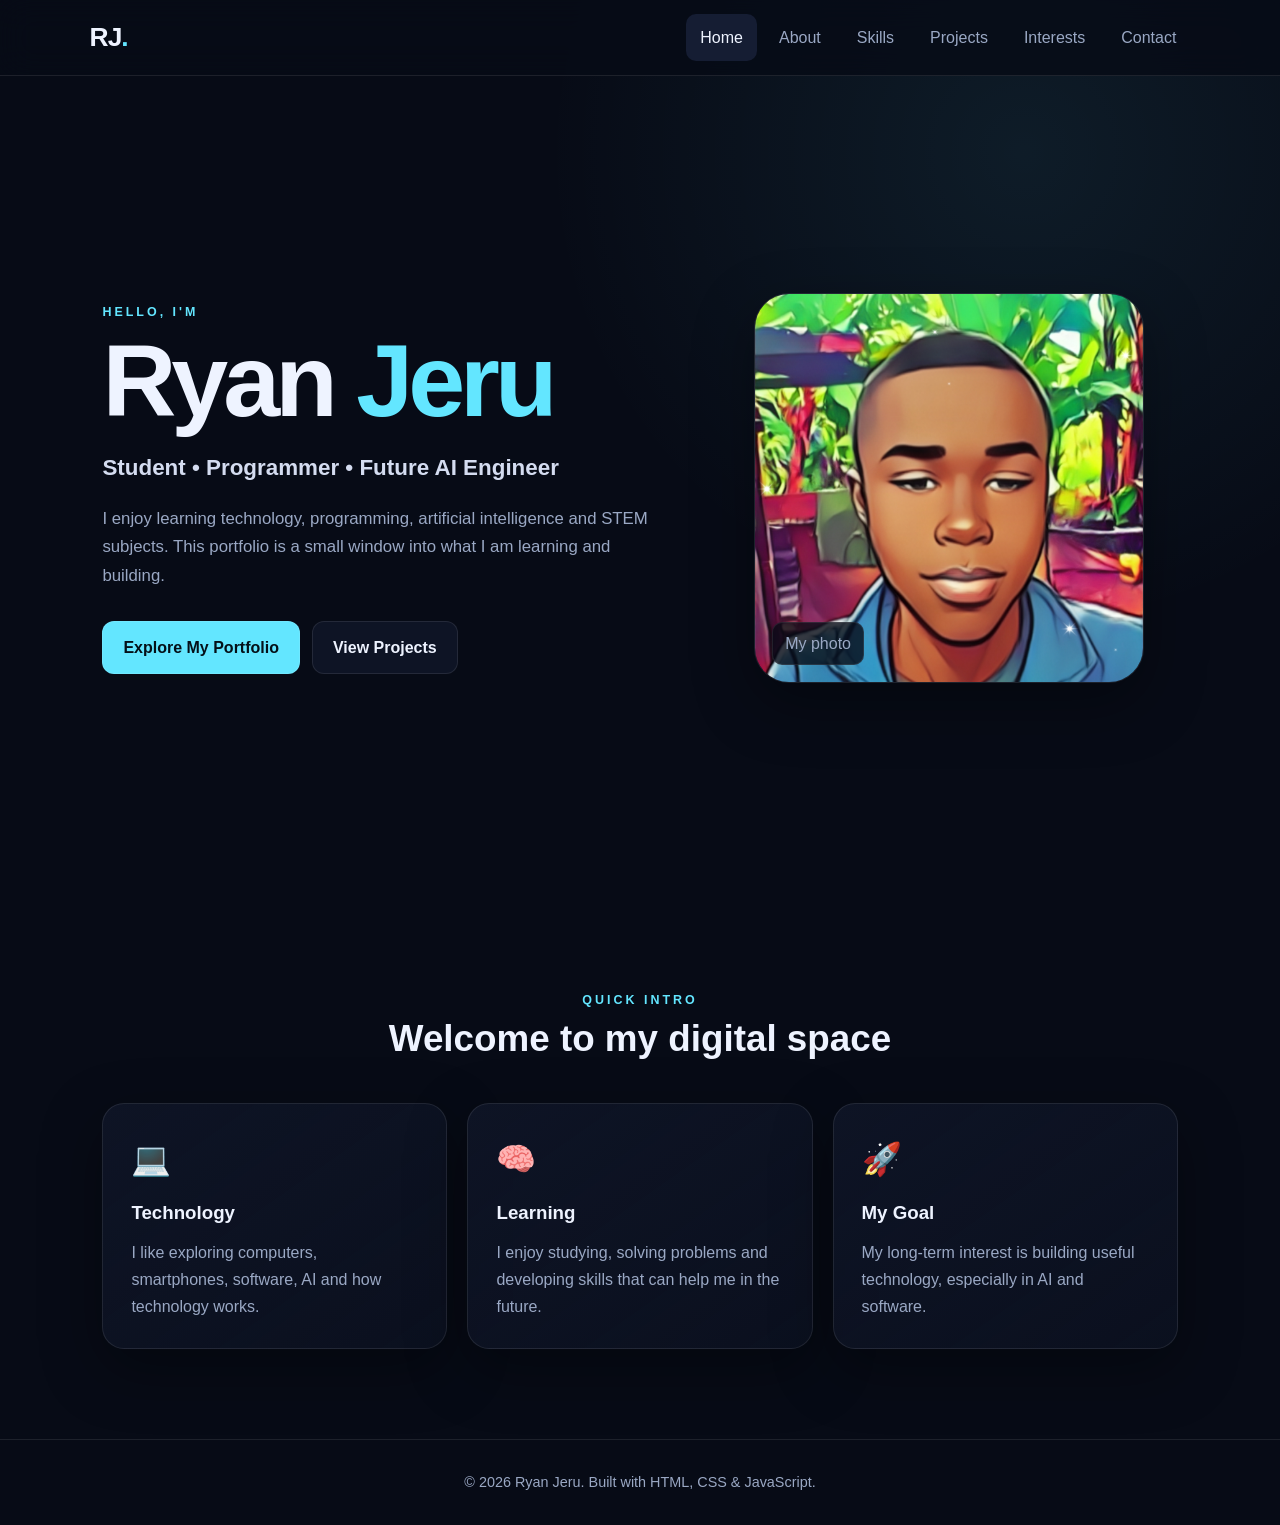
<file: index.html>
<!DOCTYPE html>
<html lang="en">
<head>
    <meta charset="UTF-8">
    <meta name="viewport" content="width=device-width, initial-scale=1.0">

    <meta name="description"
          content="Ryan Jeru - Student, programmer and future AI engineer">

    <title>Ryan Jeru | Home</title>

    <!-- FIXED: Removed 'css/' prefix -->
    <link rel="stylesheet" href="style.css">
</head>

<body>

<header class="site-header">

    <a class="logo" href="index.html">
        RJ<span>.</span>
    </a>

    <button class="menu-toggle" aria-label="Open navigation">
        ☰
    </button>

    <nav class="nav">

        <a class="nav-link active" href="index.html">
            Home
        </a>

        <a class="nav-link" href="about.html">
            About
        </a>

        <a class="nav-link" href="skills.html">
            Skills
        </a>

        <a class="nav-link" href="projects.html">
            Projects
        </a>

        <a class="nav-link" href="interests.html">
            Interests
        </a>

        <a class="nav-link" href="contact.html">
            Contact
        </a>

    </nav>

</header>


<main>

<section class="hero">

    <div class="hero-text reveal">

        <p class="eyebrow">
            HELLO, I'M
        </p>

        <h1>
            Ryan <span>Jeru</span>
        </h1>

        <h2>
            Student • Programmer • Future AI Engineer
        </h2>

        <p>
            I enjoy learning technology, programming,
            artificial intelligence and STEM subjects.
            This portfolio is a small window into what
            I am learning and building.
        </p>

        <div class="button-row">

            <a class="btn primary" href="about.html">
                Explore My Portfolio
            </a>

            <a class="btn secondary" href="projects.html">
                View Projects
            </a>

        </div>

    </div>


    <div class="hero-image reveal">

        <!-- FIXED: Removed 'images/' prefix -->
        <img
            src="ryan.jpg"
            alt="Ryan Jeru"
        >

        <div class="image-caption">
            My photo
        </div>

    </div>

</section>


<section class="section">

    <div class="section-heading">

        <p class="eyebrow">
            QUICK INTRO
        </p>

        <h2>
            Welcome to my digital space
        </h2>

    </div>


    <div class="card-grid three">

        <article class="info-card reveal">

            <div class="icon">
                💻
            </div>

            <h3>
                Technology
            </h3>

            <p>
                I like exploring computers, smartphones,
                software, AI and how technology works.
            </p>

        </article>


        <article class="info-card reveal">

            <div class="icon">
                🧠
            </div>

            <h3>
                Learning
            </h3>

            <p>
                I enjoy studying, solving problems and
                developing skills that can help me in
                the future.
            </p>

        </article>


        <article class="info-card reveal">

            <div class="icon">
                🚀
            </div>

            <h3>
                My Goal
            </h3>

            <p>
                My long-term interest is building useful
                technology, especially in AI and software.
            </p>

        </article>

    </div>

</section>

</main>


<footer>

    <p>
        © <span class="year"></span>
        Ryan Jeru.
        Built with HTML, CSS & JavaScript.
    </p>

</footer>


<!-- FIXED: Removed 'js/' prefix -->
<script src="script.js"></script>

</body>
    </html>
</file>
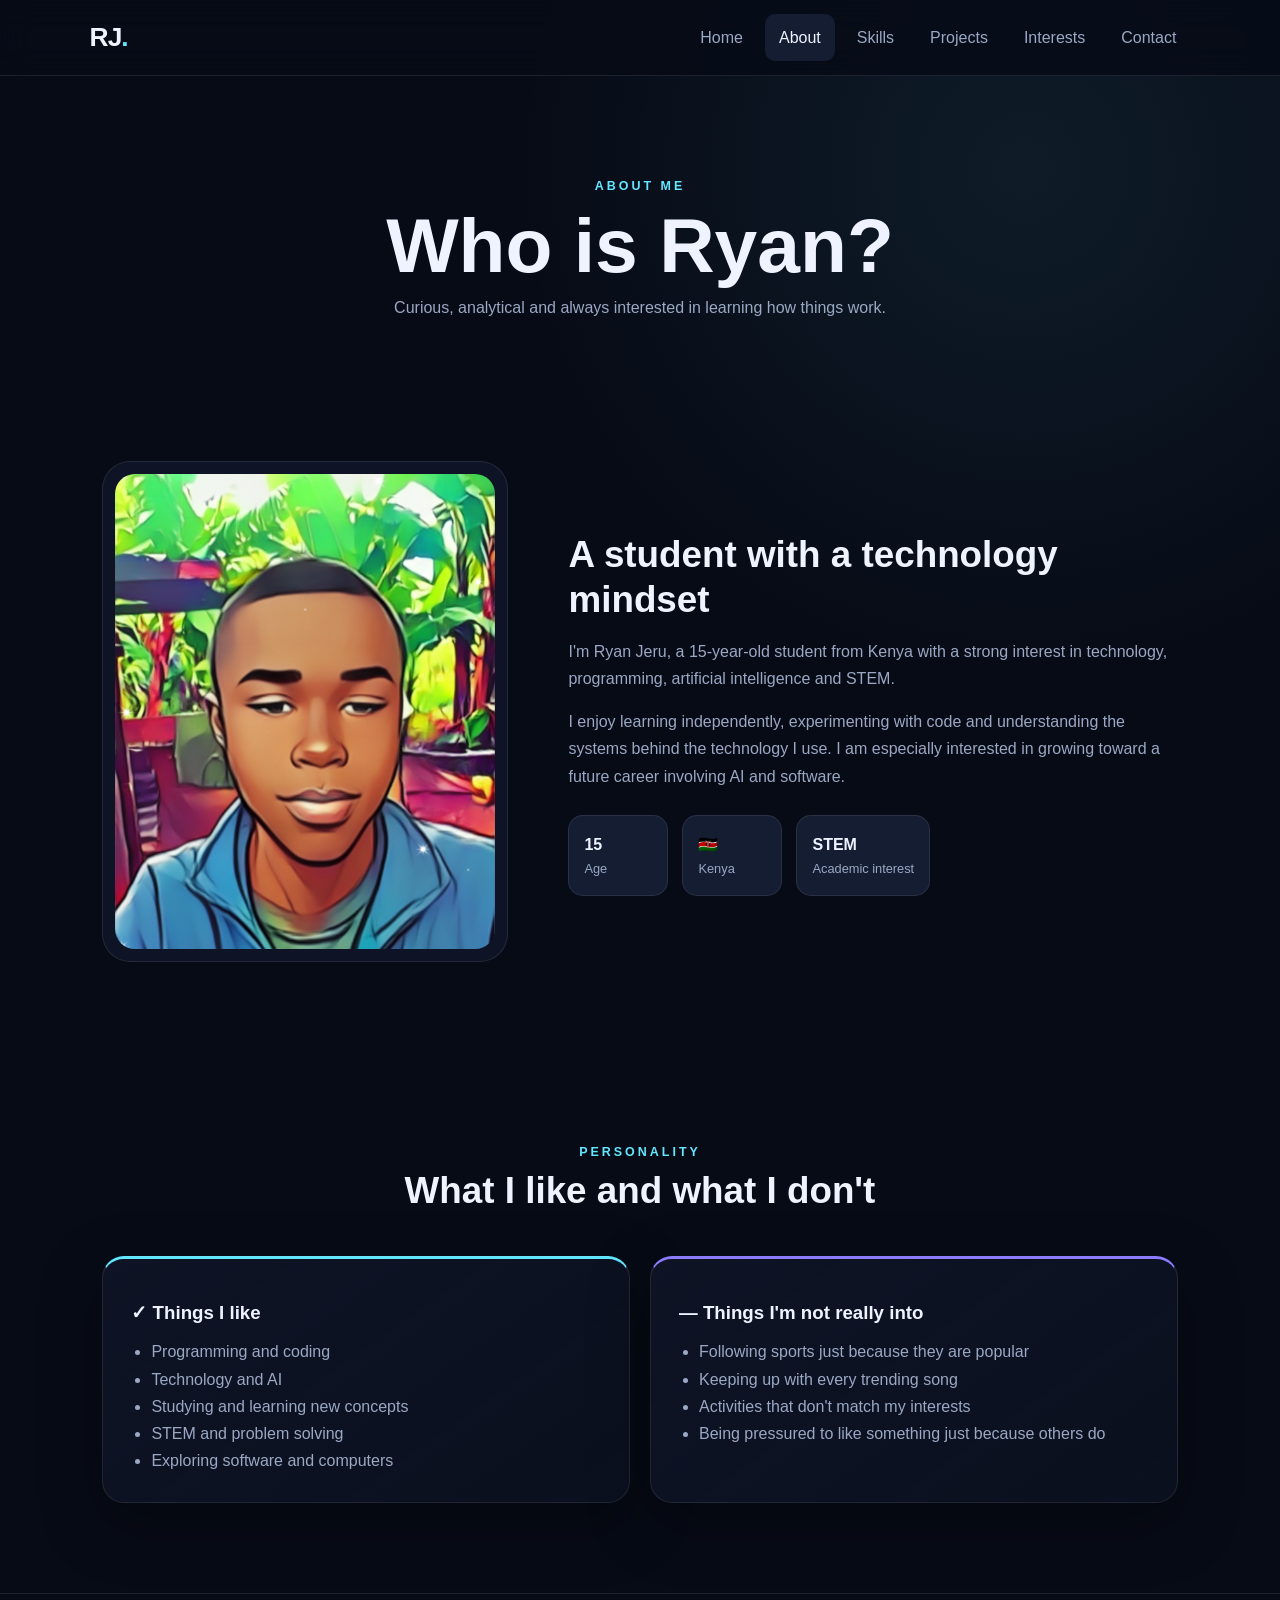
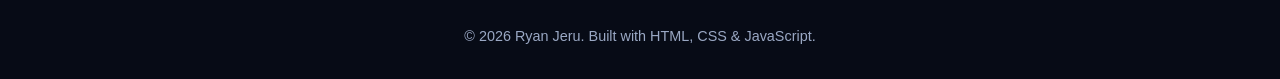
<file: about.html>
<!DOCTYPE html>
<html lang="en">

<head>

    <meta charset="UTF-8">

    <meta name="viewport"
          content="width=device-width, initial-scale=1.0">

    <title>Ryan Jeru | About</title>

    <link rel="stylesheet"
          href="style.css">

</head>


<body>


<header class="site-header">

    <a class="logo" href="index.html">
        RJ<span>.</span>
    </a>


    <button class="menu-toggle">
        ☰
    </button>


    <nav class="nav">

        <a class="nav-link"
           href="index.html">
            Home
        </a>

        <a class="nav-link active"
           href="about.html">
            About
        </a>

        <a class="nav-link"
           href="skills.html">
            Skills
        </a>

        <a class="nav-link"
           href="projects.html">
            Projects
        </a>

        <a class="nav-link"
           href="interests.html">
            Interests
        </a>

        <a class="nav-link"
           href="contact.html">
            Contact
        </a>

    </nav>

</header>



<main>


<section class="page-hero">

    <p class="eyebrow">
        ABOUT ME
    </p>

    <h1>
        Who is Ryan?
    </h1>

    <p>
        Curious, analytical and always interested
        in learning how things work.
    </p>

</section>



<section class="section split">


    <div class="photo-card reveal">

        <img
            src="ryan.jpg"
            alt="Ryan Jeru"
        >

    </div>



    <div class="content reveal">

        <h2>
            A student with a technology mindset
        </h2>


        <p>
            I'm Ryan Jeru, a 15-year-old student
            from Kenya with a strong interest in
            technology, programming, artificial
            intelligence and STEM.
        </p>


        <p>
            I enjoy learning independently,
            experimenting with code and understanding
            the systems behind the technology I use.
            I am especially interested in growing
            toward a future career involving AI
            and software.
        </p>


        <div class="facts">

            <div>

                <strong>
                    15
                </strong>

                <span>
                    Age
                </span>

            </div>


            <div>

                <strong>
                    🇰🇪
                </strong>

                <span>
                    Kenya
                </span>

            </div>


            <div>

                <strong>
                    STEM
                </strong>

                <span>
                    Academic interest
                </span>

            </div>

        </div>

    </div>

</section>



<section class="section">


    <div class="section-heading">

        <p class="eyebrow">
            PERSONALITY
        </p>

        <h2>
            What I like and what I don't
        </h2>

    </div>



    <div class="card-grid two">


        <article class="info-card like reveal">

            <h3>
                ✓ Things I like
            </h3>

            <ul>

                <li>
                    Programming and coding
                </li>

                <li>
                    Technology and AI
                </li>

                <li>
                    Studying and learning
                    new concepts
                </li>

                <li>
                    STEM and problem solving
                </li>

                <li>
                    Exploring software
                    and computers
                </li>

            </ul>

        </article>



        <article class="info-card dislike reveal">

            <h3>
                — Things I'm not really into
            </h3>

            <ul>

                <li>
                    Following sports just because
                    they are popular
                </li>

                <li>
                    Keeping up with every
                    trending song
                </li>

                <li>
                    Activities that don't match
                    my interests
                </li>

                <li>
                    Being pressured to like something
                    just because others do
                </li>

            </ul>

        </article>

    </div>

</section>


</main>



<footer>

    <p>
        © <span class="year"></span>
        Ryan Jeru.
        Built with HTML, CSS & JavaScript.
    </p>

</footer>


<script src="script.js"></script>

</body>
</html>
</file>
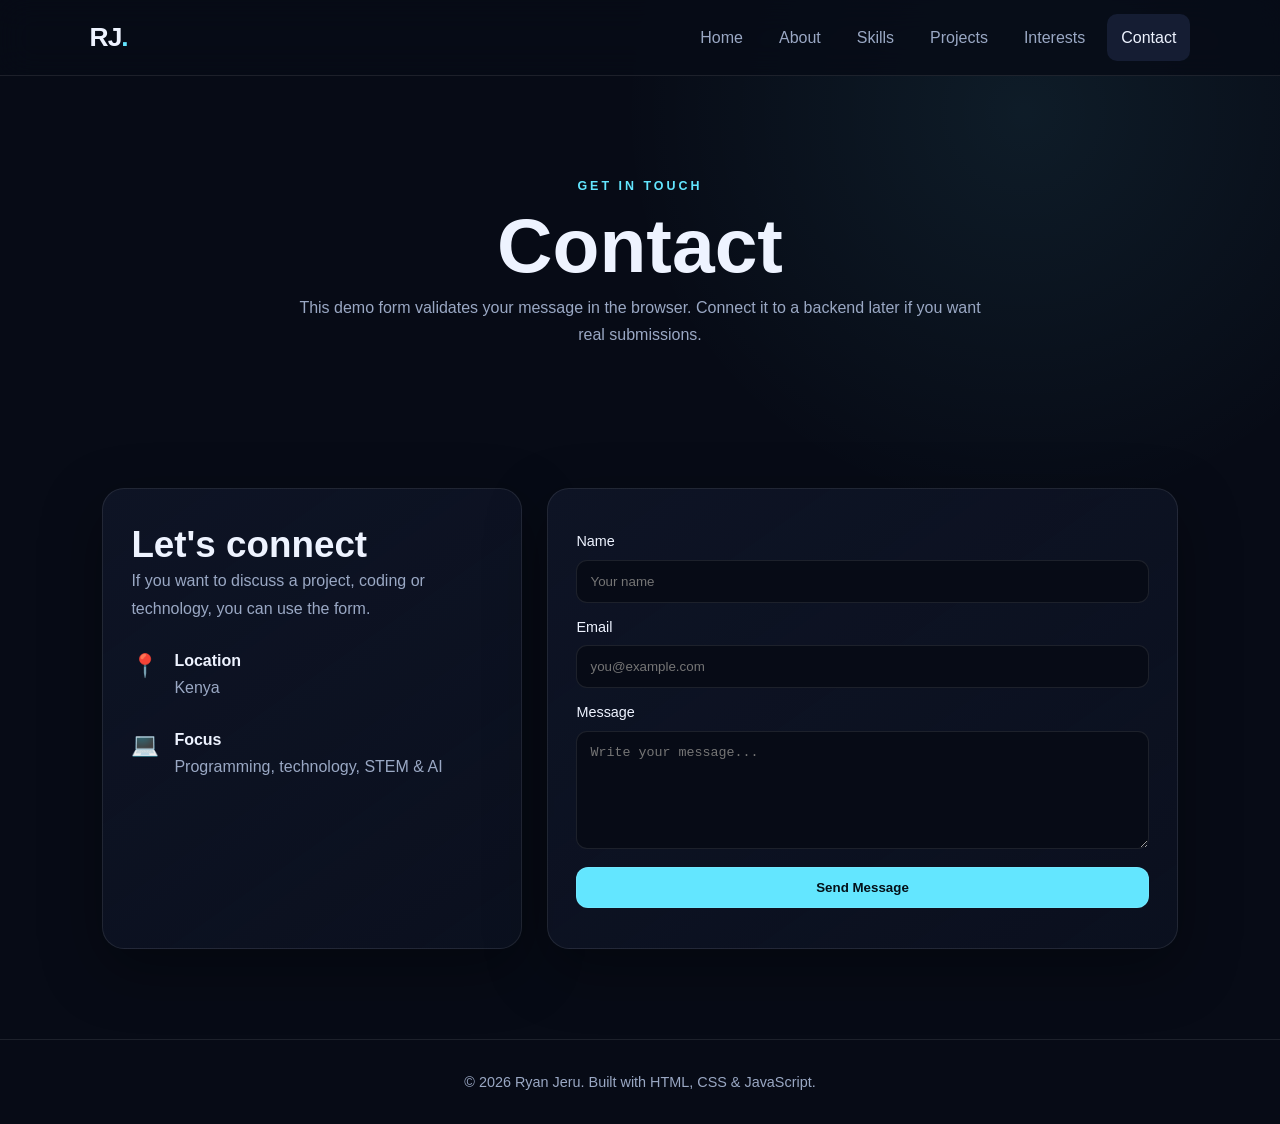
<file: contact.html>
<!DOCTYPE html>
<html lang="en">

<head>

    <meta charset="UTF-8">

    <meta name="viewport"
          content="width=device-width, initial-scale=1.0">

    <title>Ryan Jeru | Contact</title>

    <link rel="stylesheet"
          href="style.css">

</head>


<body>


<header class="site-header">

    <a class="logo" href="index.html">
        RJ<span>.</span>
    </a>


    <button class="menu-toggle">
        ☰
    </button>


    <nav class="nav">

        <a class="nav-link"
           href="index.html">
            Home
        </a>

        <a class="nav-link"
           href="about.html">
            About
        </a>

        <a class="nav-link"
           href="skills.html">
            Skills
        </a>

        <a class="nav-link"
           href="projects.html">
            Projects
        </a>

        <a class="nav-link"
           href="interests.html">
            Interests
        </a>

        <a class="nav-link active"
           href="contact.html">
            Contact
        </a>

    </nav>

</header>



<main>


<section class="page-hero">

    <p class="eyebrow">
        GET IN TOUCH
    </p>

    <h1>
        Contact
    </h1>

    <p>
        This demo form validates your message
        in the browser. Connect it to a backend
        later if you want real submissions.
    </p>

</section>



<section class="section contact-layout">


<div class="contact-card reveal">

    <h2>
        Let's connect
    </h2>

    <p>
        If you want to discuss a project,
        coding or technology, you can use
        the form.
    </p>


    <div class="contact-item">

        <span>
            📍
        </span>

        <div>

            <b>
                Location
            </b>

            <p>
                Kenya
            </p>

        </div>

    </div>


    <div class="contact-item">

        <span>
            💻
        </span>

        <div>

            <b>
                Focus
            </b>

            <p>
                Programming, technology,
                STEM & AI
            </p>

        </div>

    </div>

</div>



<form
    class="contact-form reveal"
    id="contactForm"
>


    <label for="name">
        Name
    </label>

    <input
        id="name"
        type="text"
        required
        placeholder="Your name"
    >


    <label for="email">
        Email
    </label>

    <input
        id="email"
        type="email"
        required
        placeholder="you@example.com"
    >


    <label for="message">
        Message
    </label>

    <textarea
        id="message"
        rows="6"
        required
        placeholder="Write your message..."
    ></textarea>


    <button
        class="btn primary"
        type="submit"
    >
        Send Message
    </button>


    <p
        class="form-message"
        id="formMessage"
    ></p>


</form>


</section>


</main>



<footer>

    <p>
        © <span class="year"></span>
        Ryan Jeru.
        Built with HTML, CSS & JavaScript.
    </p>

</footer>


<script src="script.js"></script>

</body>
</html>
</file>
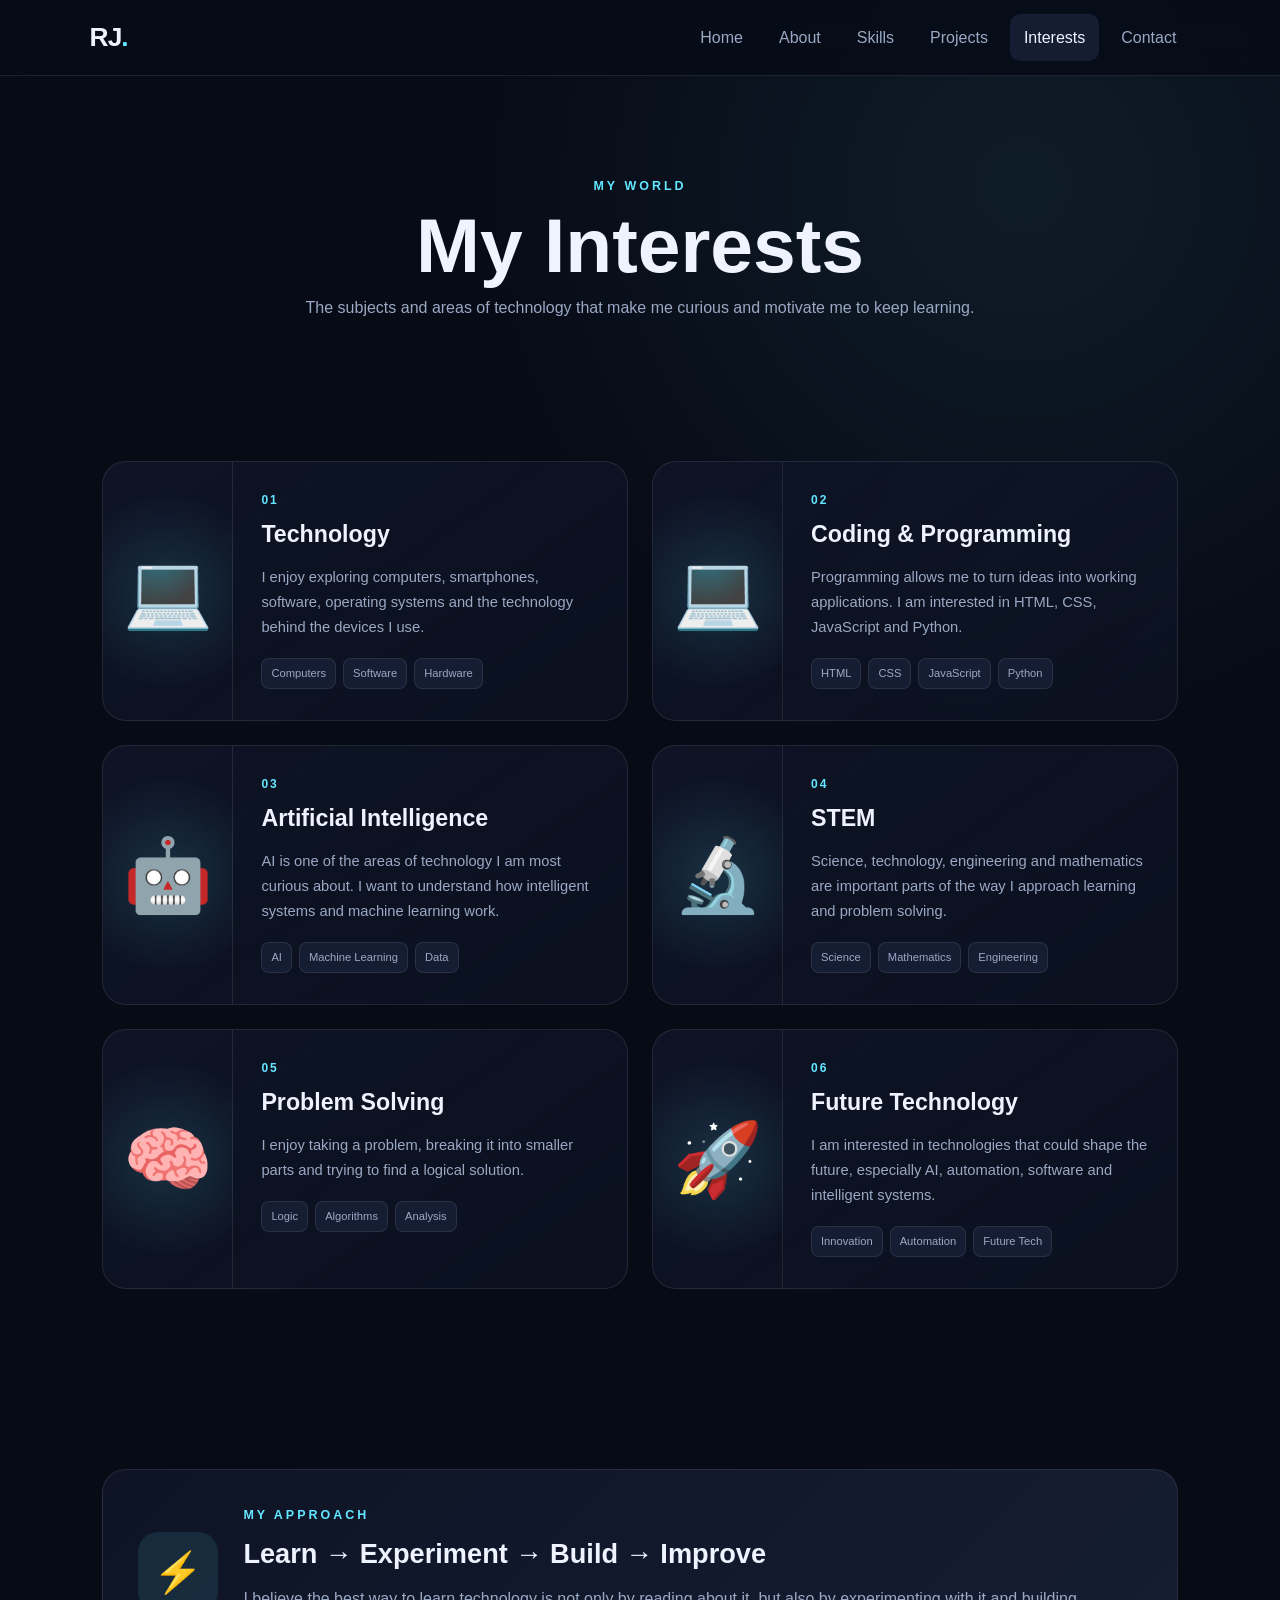
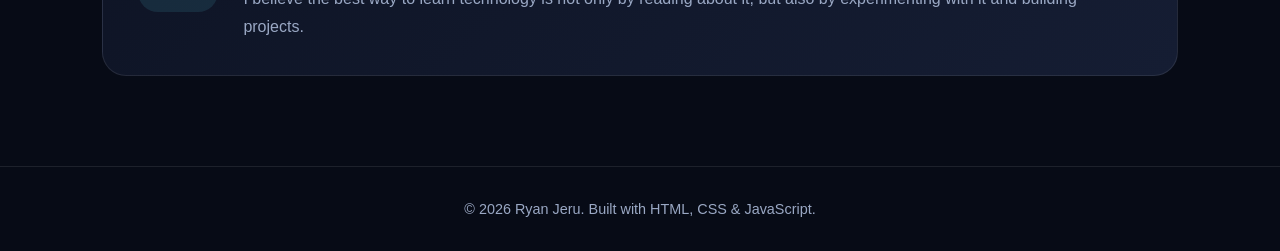
<file: interests.html>
<!DOCTYPE html>
<html lang="en">

<head>

    <meta charset="UTF-8">

    <meta
        name="viewport"
        content="width=device-width, initial-scale=1.0"
    >

    <meta
        name="description"
        content="Ryan Jeru - Interests in technology, coding, AI and STEM"
    >

    <title>Ryan Jeru | Interests</title>

    <link
        rel="stylesheet"
        href="style.css"
    >

</head>


<body>


<!-- =========================================
     HEADER
========================================= -->

<header class="site-header">

    <a
        class="logo"
        href="index.html"
    >
        RJ<span>.</span>
    </a>


    <button
        class="menu-toggle"
        aria-label="Open navigation"
    >
        ☰
    </button>


    <nav class="nav">

        <a
            class="nav-link"
            href="index.html"
        >
            Home
        </a>


        <a
            class="nav-link"
            href="about.html"
        >
            About
        </a>


        <a
            class="nav-link"
            href="skills.html"
        >
            Skills
        </a>


        <a
            class="nav-link"
            href="projects.html"
        >
            Projects
        </a>


        <a
            class="nav-link active"
            href="interests.html"
        >
            Interests
        </a>


        <a
            class="nav-link"
            href="contact.html"
        >
            Contact
        </a>

    </nav>

</header>



<!-- =========================================
     MAIN
========================================= -->

<main>


<section class="page-hero">

    <p class="eyebrow">
        MY WORLD
    </p>


    <h1>
        My Interests
    </h1>


    <p>
        The subjects and areas of technology
        that make me curious and motivate me
        to keep learning.
    </p>

</section>



<!-- =========================================
     INTERESTS
========================================= -->

<section class="section">


<div class="interest-grid">


    <!-- TECHNOLOGY -->

    <article
        class="interest-card-new reveal"
    >

        <div class="interest-icon">
            💻
        </div>


        <div class="interest-content">

            <span class="interest-number">
                01
            </span>


            <h2>
                Technology
            </h2>


            <p>
                I enjoy exploring computers,
                smartphones, software, operating
                systems and the technology behind
                the devices I use.
            </p>


            <div class="interest-tags">

                <span>
                    Computers
                </span>

                <span>
                    Software
                </span>

                <span>
                    Hardware
                </span>

            </div>

        </div>

    </article>



    <!-- CODING -->

    <article
        class="interest-card-new reveal"
    >

        <div class="interest-icon">
            💻
        </div>


        <div class="interest-content">

            <span class="interest-number">
                02
            </span>


            <h2>
                Coding & Programming
            </h2>


            <p>
                Programming allows me to turn
                ideas into working applications.
                I am interested in HTML, CSS,
                JavaScript and Python.
            </p>


            <div class="interest-tags">

                <span>
                    HTML
                </span>

                <span>
                    CSS
                </span>

                <span>
                    JavaScript
                </span>

                <span>
                    Python
                </span>

            </div>

        </div>

    </article>



    <!-- ARTIFICIAL INTELLIGENCE -->

    <article
        class="interest-card-new reveal"
    >

        <div class="interest-icon">
            🤖
        </div>


        <div class="interest-content">

            <span class="interest-number">
                03
            </span>


            <h2>
                Artificial Intelligence
            </h2>


            <p>
                AI is one of the areas of technology
                I am most curious about. I want to
                understand how intelligent systems
                and machine learning work.
            </p>


            <div class="interest-tags">

                <span>
                    AI
                </span>

                <span>
                    Machine Learning
                </span>

                <span>
                    Data
                </span>

            </div>

        </div>

    </article>



    <!-- STEM -->

    <article
        class="interest-card-new reveal"
    >

        <div class="interest-icon">
            🔬
        </div>


        <div class="interest-content">

            <span class="interest-number">
                04
            </span>


            <h2>
                STEM
            </h2>


            <p>
                Science, technology, engineering
                and mathematics are important
                parts of the way I approach
                learning and problem solving.
            </p>


            <div class="interest-tags">

                <span>
                    Science
                </span>

                <span>
                    Mathematics
                </span>

                <span>
                    Engineering
                </span>

            </div>

        </div>

    </article>



    <!-- PROBLEM SOLVING -->

    <article
        class="interest-card-new reveal"
    >

        <div class="interest-icon">
            🧠
        </div>


        <div class="interest-content">

            <span class="interest-number">
                05
            </span>


            <h2>
                Problem Solving
            </h2>


            <p>
                I enjoy taking a problem,
                breaking it into smaller parts
                and trying to find a logical
                solution.
            </p>


            <div class="interest-tags">

                <span>
                    Logic
                </span>

                <span>
                    Algorithms
                </span>

                <span>
                    Analysis
                </span>

            </div>

        </div>

    </article>



    <!-- FUTURE TECHNOLOGY -->

    <article
        class="interest-card-new reveal"
    >

        <div class="interest-icon">
            🚀
        </div>


        <div class="interest-content">

            <span class="interest-number">
                06
            </span>


            <h2>
                Future Technology
            </h2>


            <p>
                I am interested in technologies
                that could shape the future,
                especially AI, automation,
                software and intelligent systems.
            </p>


            <div class="interest-tags">

                <span>
                    Innovation
                </span>

                <span>
                    Automation
                </span>

                <span>
                    Future Tech
                </span>

            </div>

        </div>

    </article>


</div>


</section>



<!-- =========================================
     INTEREST STATEMENT
========================================= -->

<section class="section">


<div class="interest-statement reveal">

    <div class="statement-icon">
        ⚡
    </div>


    <div>

        <p class="eyebrow">
            MY APPROACH
        </p>


        <h2>
            Learn → Experiment → Build → Improve
        </h2>


        <p>
            I believe the best way to learn technology
            is not only by reading about it, but also
            by experimenting with it and building
            projects.
        </p>

    </div>

</div>


</section>


</main>



<!-- =========================================
     FOOTER
========================================= -->

<footer>

    <p>

        © <span class="year"></span>
        Ryan Jeru.

        Built with HTML, CSS & JavaScript.

    </p>

</footer>



<script src="script.js"></script>


</body>

</html>
</file>
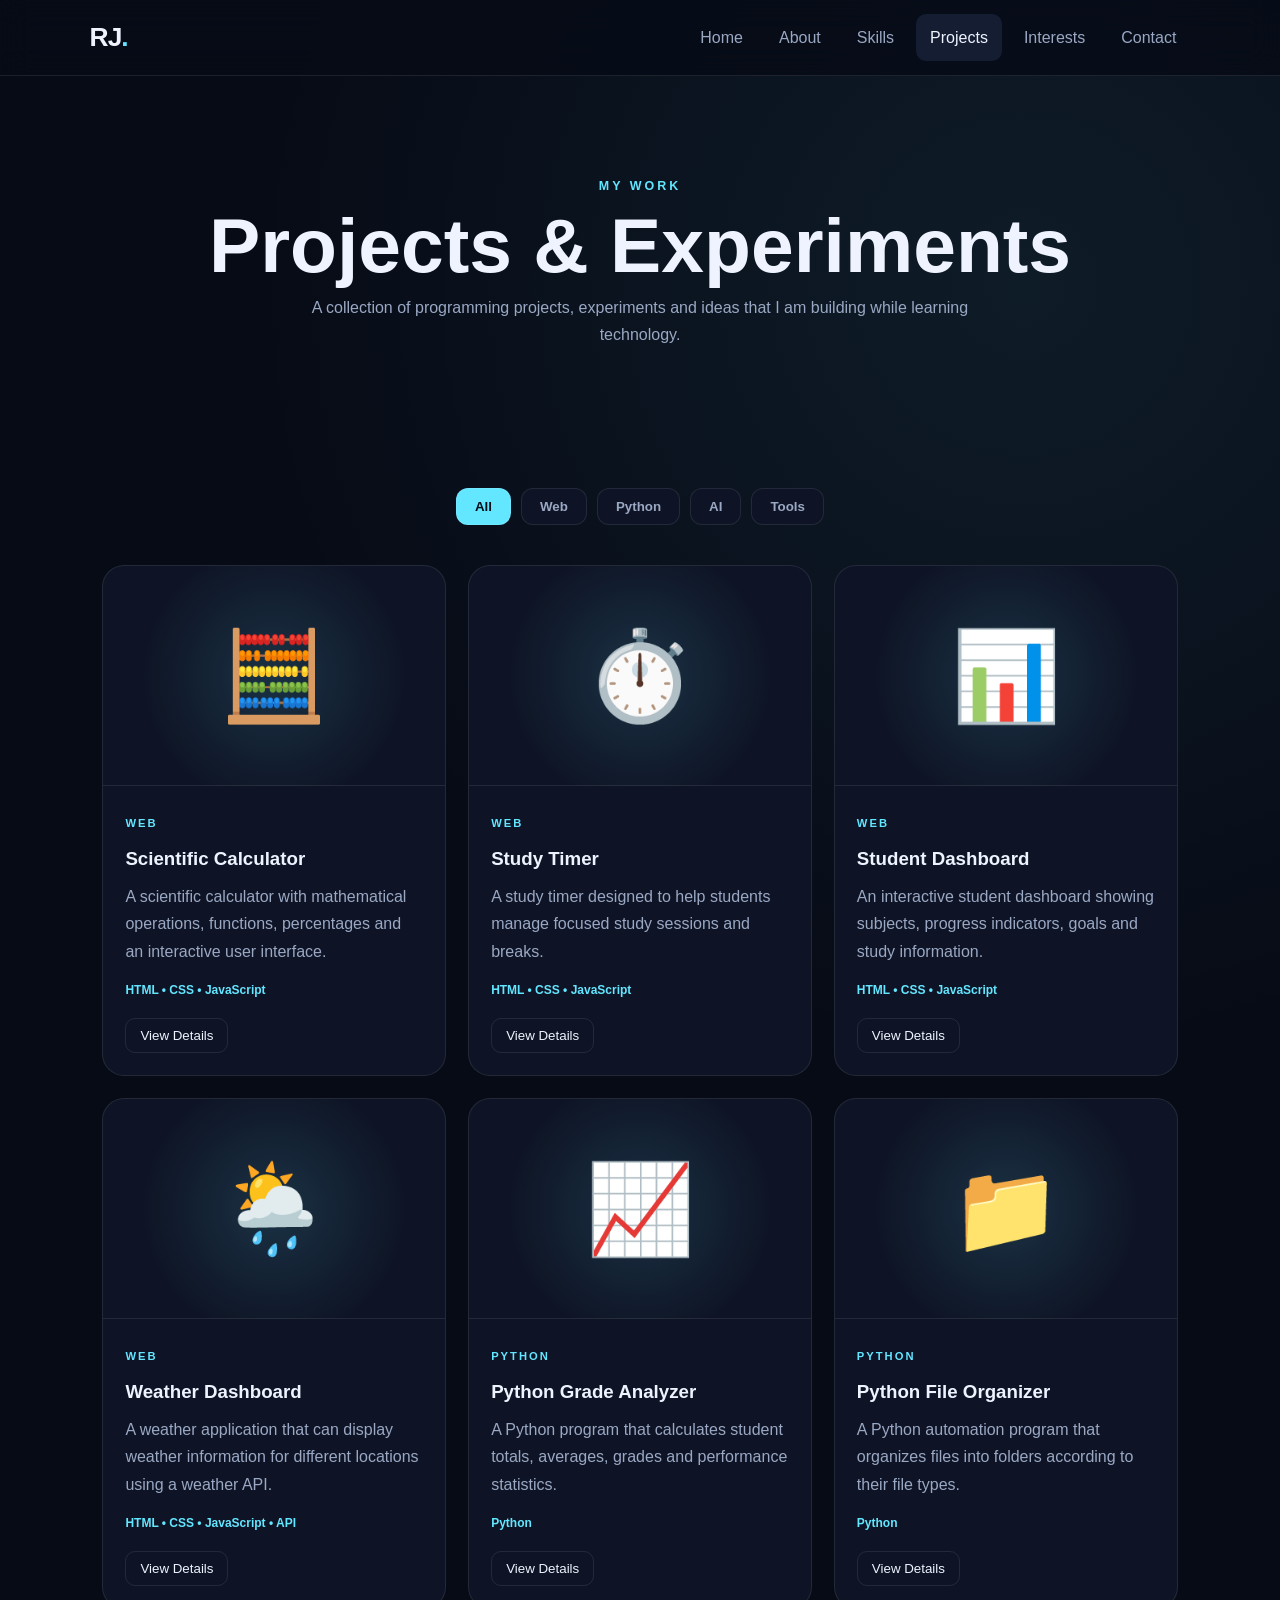
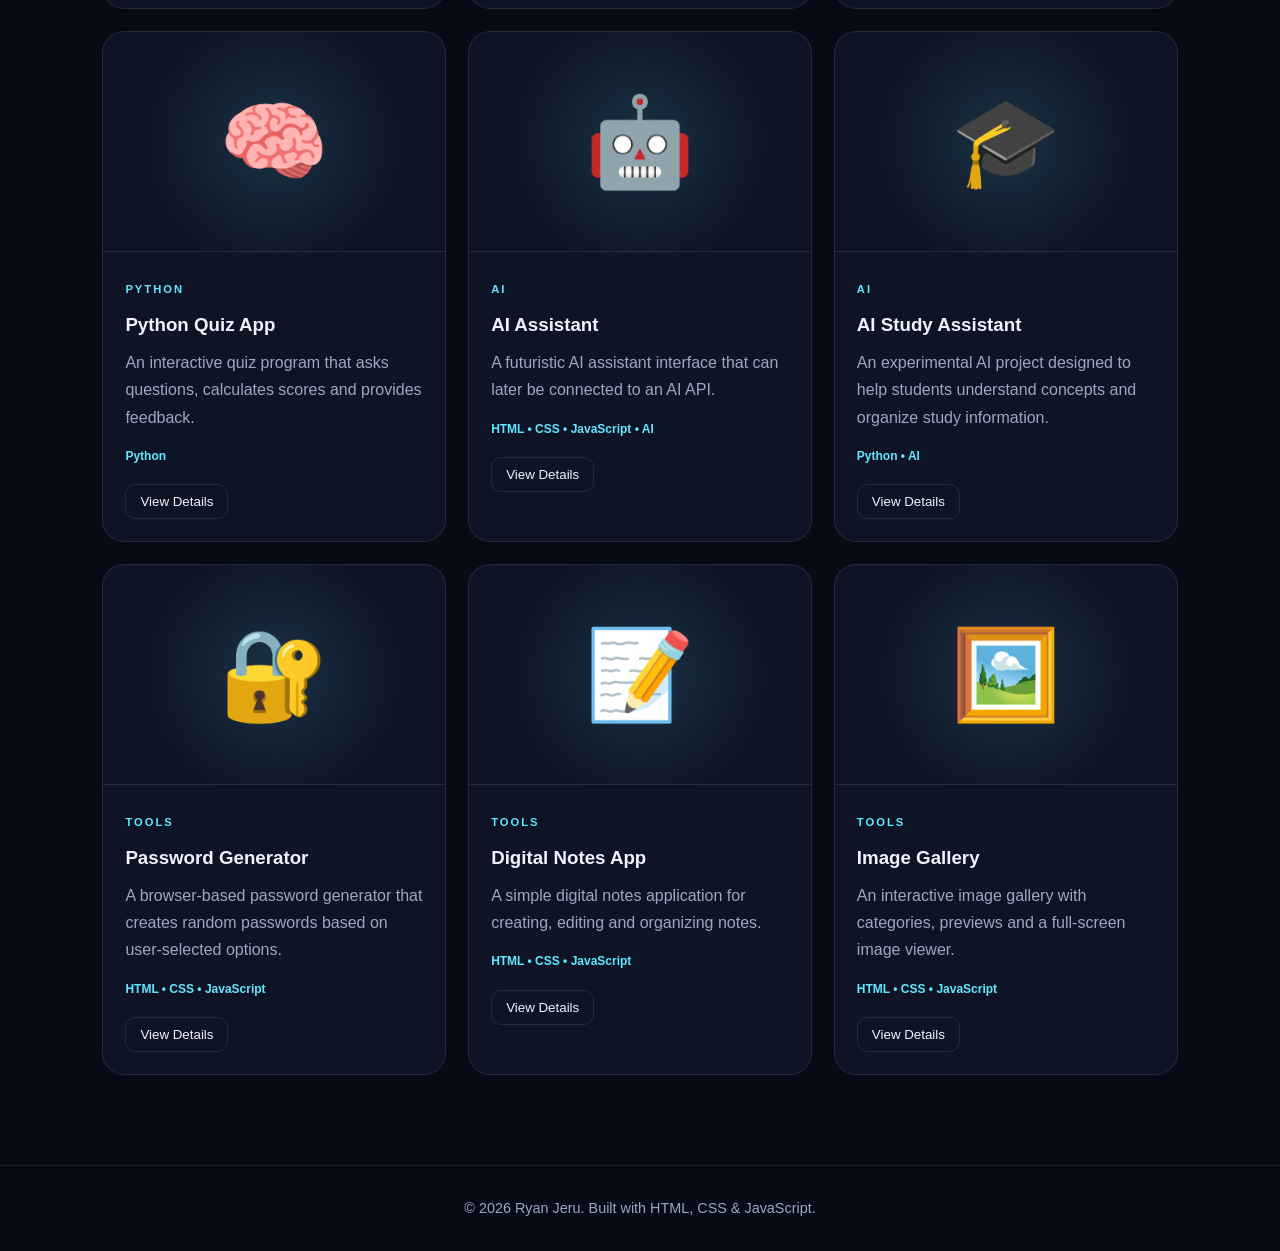
<file: projects.html>
<!DOCTYPE html>
<html lang="en">

<head>

    <meta charset="UTF-8">

    <meta name="viewport"
          content="width=device-width, initial-scale=1.0">

    <meta name="description"
          content="Ryan Jeru - Programming Projects">

    <title>Ryan Jeru | Projects</title>

    <link rel="stylesheet"
          href="style.css">

</head>


<body>


<!-- =========================================
     HEADER
========================================= -->

<header class="site-header">

    <a class="logo" href="index.html">
        RJ<span>.</span>
    </a>


    <button
        class="menu-toggle"
        aria-label="Open navigation">

        ☰

    </button>


    <nav class="nav">

        <a class="nav-link"
           href="index.html">
            Home
        </a>

        <a class="nav-link"
           href="about.html">
            About
        </a>

        <a class="nav-link"
           href="skills.html">
            Skills
        </a>

        <a class="nav-link active"
           href="projects.html">
            Projects
        </a>

        <a class="nav-link"
           href="interests.html">
            Interests
        </a>

        <a class="nav-link"
           href="contact.html">
            Contact
        </a>

    </nav>

</header>



<!-- =========================================
     MAIN
========================================= -->

<main>


<section class="page-hero">

    <p class="eyebrow">
        MY WORK
    </p>

    <h1>
        Projects & Experiments
    </h1>

    <p>
        A collection of programming projects,
        experiments and ideas that I am building
        while learning technology.
    </p>

</section>



<!-- =========================================
     PROJECT FILTER
========================================= -->

<section class="section">


<div class="project-filters">

    <button
        class="filter-btn active"
        data-filter="all">

        All

    </button>


    <button
        class="filter-btn"
        data-filter="web">

        Web

    </button>


    <button
        class="filter-btn"
        data-filter="python">

        Python

    </button>


    <button
        class="filter-btn"
        data-filter="ai">

        AI

    </button>


    <button
        class="filter-btn"
        data-filter="tools">

        Tools

    </button>

</div>



<!-- =========================================
     PROJECT CARDS
========================================= -->

<div
    class="project-grid"
    id="projectGrid">

    <!-- JavaScript creates the projects here -->

</div>


</section>


</main>



<!-- =========================================
     PROJECT DETAILS MODAL
========================================= -->

<div
    class="modal"
    id="projectModal"
    aria-hidden="true">


    <div class="modal-box">


        <button
            class="close-modal"
            aria-label="Close">

            ×

        </button>


        <div
            class="modal-icon"
            id="modalIcon">

        </div>


        <p class="eyebrow">
            PROJECT DETAILS
        </p>


        <h2 id="modalTitle">
        </h2>


        <p id="modalDescription">
        </p>


        <div
            class="modal-tech"
            id="modalTech">

        </div>


    </div>

</div>



<!-- =========================================
     FOOTER
========================================= -->

<footer>

    <p>

        © <span class="year"></span>
        Ryan Jeru.

        Built with HTML, CSS & JavaScript.

    </p>

</footer>



<script src="script.js"></script>


</body>

</html>
</file>
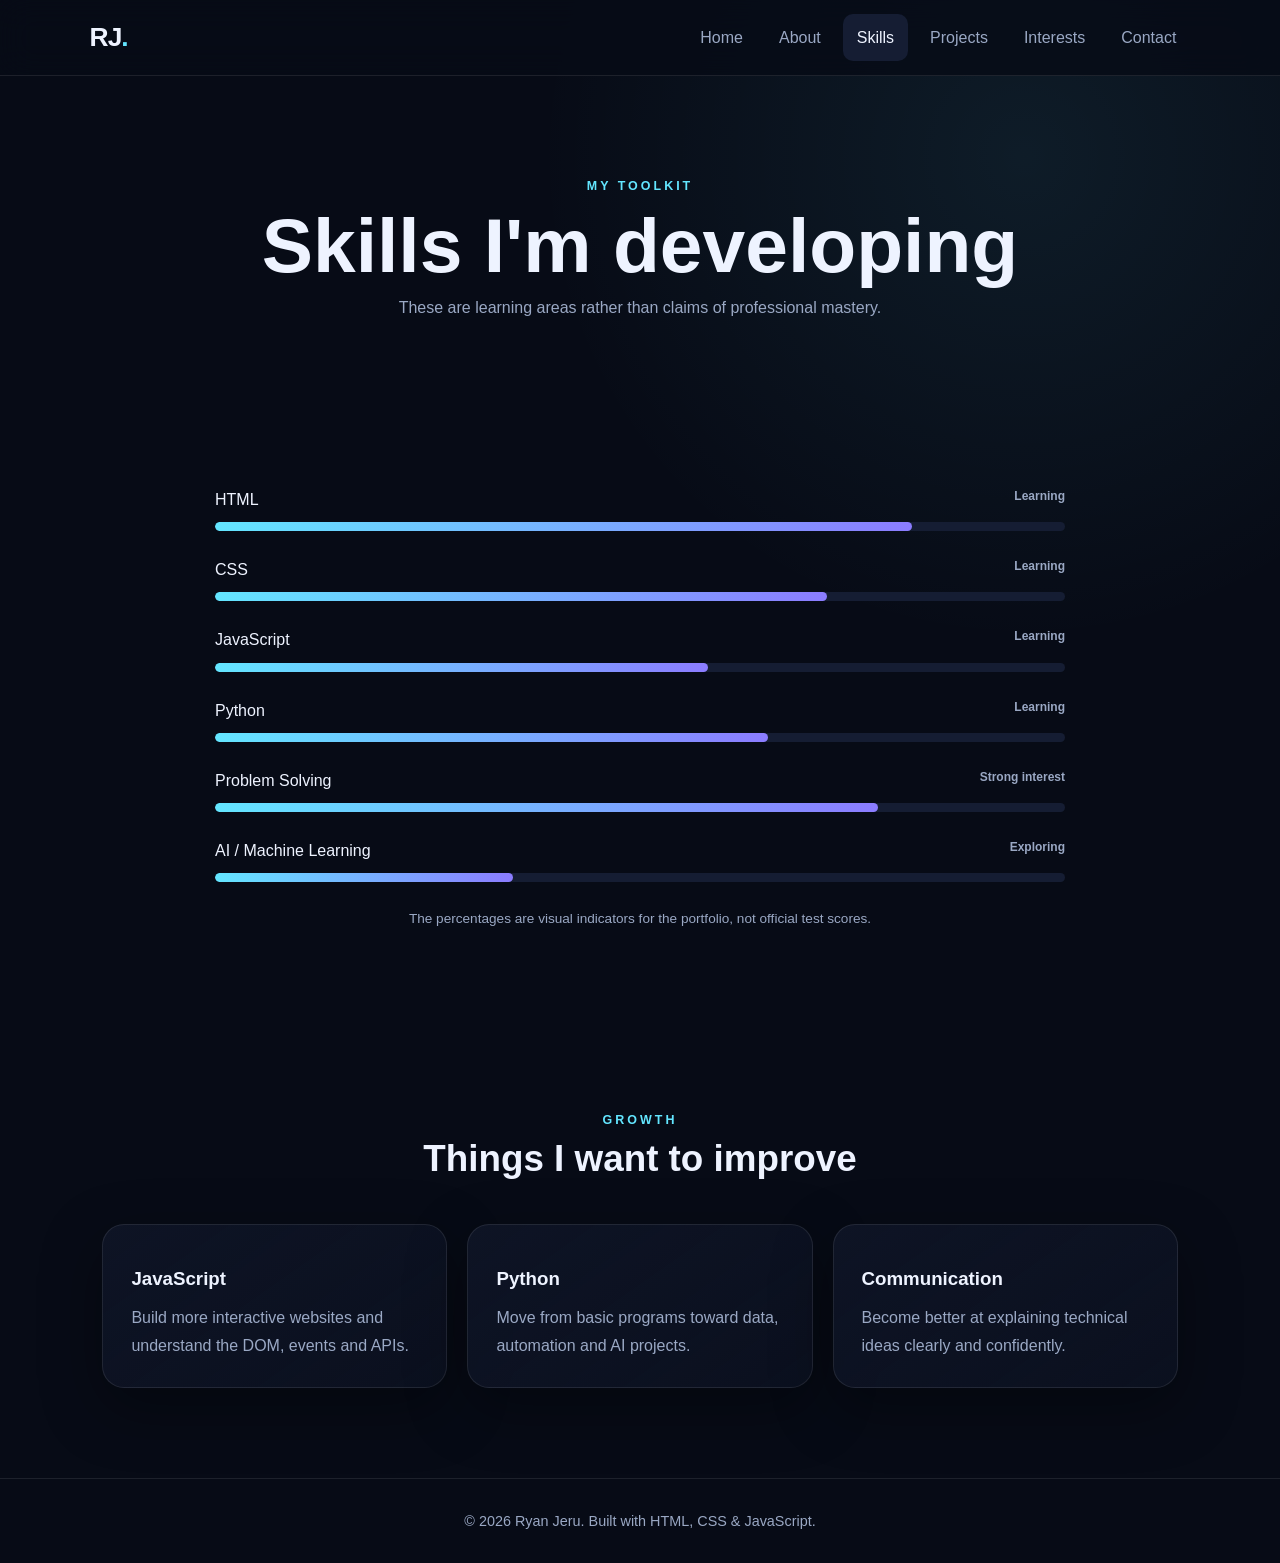
<file: skills.html>
<!DOCTYPE html>
<html lang="en">

<head>

    <meta charset="UTF-8">

    <meta name="viewport"
          content="width=device-width, initial-scale=1.0">

    <title>Ryan Jeru | Skills</title>

    <link rel="stylesheet"
          href="style.css">

</head>


<body>


<header class="site-header">

    <a class="logo" href="index.html">
        RJ<span>.</span>
    </a>


    <button class="menu-toggle">
        ☰
    </button>


    <nav class="nav">

        <a class="nav-link"
           href="index.html">
            Home
        </a>

        <a class="nav-link"
           href="about.html">
            About
        </a>

        <a class="nav-link active"
           href="skills.html">
            Skills
        </a>

        <a class="nav-link"
           href="projects.html">
            Projects
        </a>

        <a class="nav-link"
           href="interests.html">
            Interests
        </a>

        <a class="nav-link"
           href="contact.html">
            Contact
        </a>

    </nav>

</header>



<main>


<section class="page-hero">

    <p class="eyebrow">
        MY TOOLKIT
    </p>

    <h1>
        Skills I'm developing
    </h1>

    <p>
        These are learning areas rather than
        claims of professional mastery.
    </p>

</section>



<section class="section">


<div class="skill-list">


<div class="skill reveal">

    <div>

        <span>
            HTML
        </span>

        <b>
            Learning
        </b>

    </div>

    <div class="bar">

        <i style="width:82%"></i>

    </div>

</div>



<div class="skill reveal">

    <div>

        <span>
            CSS
        </span>

        <b>
            Learning
        </b>

    </div>

    <div class="bar">

        <i style="width:72%"></i>

    </div>

</div>



<div class="skill reveal">

    <div>

        <span>
            JavaScript
        </span>

        <b>
            Learning
        </b>

    </div>

    <div class="bar">

        <i style="width:58%"></i>

    </div>

</div>



<div class="skill reveal">

    <div>

        <span>
            Python
        </span>

        <b>
            Learning
        </b>

    </div>

    <div class="bar">

        <i style="width:65%"></i>

    </div>

</div>



<div class="skill reveal">

    <div>

        <span>
            Problem Solving
        </span>

        <b>
            Strong interest
        </b>

    </div>

    <div class="bar">

        <i style="width:78%"></i>

    </div>

</div>



<div class="skill reveal">

    <div>

        <span>
            AI / Machine Learning
        </span>

        <b>
            Exploring
        </b>

    </div>

    <div class="bar">

        <i style="width:35%"></i>

    </div>

</div>


</div>


<p class="note">

    The percentages are visual indicators
    for the portfolio, not official test scores.

</p>


</section>



<section class="section">


<div class="section-heading">

    <p class="eyebrow">
        GROWTH
    </p>

    <h2>
        Things I want to improve
    </h2>

</div>



<div class="card-grid three">


<article class="info-card reveal">

    <h3>
        JavaScript
    </h3>

    <p>
        Build more interactive websites and
        understand the DOM, events and APIs.
    </p>

</article>



<article class="info-card reveal">

    <h3>
        Python
    </h3>

    <p>
        Move from basic programs toward
        data, automation and AI projects.
    </p>

</article>



<article class="info-card reveal">

    <h3>
        Communication
    </h3>

    <p>
        Become better at explaining technical
        ideas clearly and confidently.
    </p>

</article>


</div>

</section>


</main>



<footer>

    <p>
        © <span class="year"></span>
        Ryan Jeru.
        Built with HTML, CSS & JavaScript.
    </p>

</footer>


<script src="script.js"></script>

</body>
</html>
</file>
<file: style.css>
:root {

    --bg: #070b16;

    --surface: #0e1425;

    --surface2: #151d33;

    --text: #eef3ff;

    --muted: #9aa8c4;

    --accent: #63e6ff;

    --accent2: #8b7cff;

    --border: rgba(255,255,255,.09);

    --shadow:
        0 20px 60px rgba(0,0,0,.35);

    --radius: 22px;
}


* {

    box-sizing: border-box;

    margin: 0;

    padding: 0;

}


html {

    scroll-behavior: smooth;

}


body {

    font-family:
        Inter,
        "Segoe UI",
        Arial,
        sans-serif;

    background:

        radial-gradient(
            circle at 80% 10%,
            rgba(99,230,255,.08),
            transparent 28%
        ),

        var(--bg);

    color: var(--text);

    line-height: 1.7;

}


a {

    text-decoration: none;

    color: inherit;

}


img {

    max-width: 100%;

    display: block;

}


/* ================================
   HEADER
================================ */


.site-header {

    position: sticky;

    top: 0;

    z-index: 50;

    height: 76px;

    display: flex;

    align-items: center;

    justify-content: space-between;

    padding: 0 7%;

    background:
        rgba(7,11,22,.82);

    backdrop-filter: blur(16px);

    border-bottom:
        1px solid var(--border);

}


.logo {

    font-size: 1.65rem;

    font-weight: 900;

    letter-spacing: -1px;

}


.logo span {

    color: var(--accent);

}


.nav {

    display: flex;

    gap: 8px;

}


.nav-link {

    padding: 10px 14px;

    color: var(--muted);

    border-radius: 10px;

    transition: .25s;

}


.nav-link:hover,
.nav-link.active {

    color: var(--text);

    background: var(--surface2);

}


.menu-toggle {

    display: none;

    background: none;

    border: 0;

    color: var(--text);

    font-size: 1.7rem;

}


/* ================================
   HERO
================================ */


.hero {

    min-height:
        calc(100vh - 76px);

    display: grid;

    grid-template-columns:
        1.1fr .9fr;

    gap: 60px;

    align-items: center;

    padding: 80px 8%;

}


.hero h1 {

    font-size:
        clamp(3.4rem, 8vw, 7rem);

    line-height: .95;

    letter-spacing: -5px;

    margin: 8px 0 20px;

}


.hero h1 span {

    color: var(--accent);

}


.hero h2 {

    font-size: 1.4rem;

    color: #d4dcf0;

    margin-bottom: 18px;

}


.hero p:not(.eyebrow) {

    max-width: 680px;

    color: var(--muted);

    font-size: 1.05rem;

}


.eyebrow {

    color: var(--accent);

    font-size: .78rem;

    font-weight: 800;

    letter-spacing: 3px;

}


.hero-image {

    justify-self: center;

    position: relative;

    width: min(390px,85vw);

}


.hero-image img {

    width: 100%;

    aspect-ratio: 1;

    object-fit: cover;

    border-radius: 35px;

    border: 1px solid var(--border);

    box-shadow: var(--shadow);

}


.image-caption {

    position: absolute;

    bottom: 18px;

    left: 18px;

    padding: 7px 12px;

    background:
        rgba(7,11,22,.8);

    border: 1px solid var(--border);

    border-radius: 10px;

    color: var(--muted);

}


.button-row {

    display: flex;

    gap: 12px;

    flex-wrap: wrap;

    margin-top: 30px;

}


.btn {

    display: inline-block;

    padding: 12px 20px;

    border-radius: 12px;

    border: 1px solid var(--border);

    font-weight: 700;

    cursor: pointer;

}


.btn.primary {

    background: var(--accent);

    color: #041018;

}


.btn.secondary {

    background: var(--surface);

}


/* ================================
   SECTIONS
================================ */


.section {

    padding: 90px 8%;

    max-width: 1300px;

    margin: auto;

}


.section-heading {

    text-align: center;

    margin-bottom: 42px;

}


.section-heading h2,
.content h2,
.contact-card h2 {

    font-size: 2.3rem;

    line-height: 1.2;

    margin-top: 6px;

}


.card-grid {

    display: grid;

    gap: 20px;

}


.card-grid.three {

    grid-template-columns:
        repeat(3,1fr);

}


.card-grid.two {

    grid-template-columns:
        repeat(2,1fr);

}


.info-card,
.contact-card,
.contact-form,
.interest-card {

    background:
        linear-gradient(
            145deg,
            var(--surface),
            rgba(14,20,37,.6)
        );

    border: 1px solid var(--border);

    border-radius: var(--radius);

    padding: 28px;

    box-shadow: var(--shadow);

}


.info-card h3,
.interest-card h3 {

    margin: 10px 0;

}


.info-card p,
.info-card li,
.interest-card p,
.content p,
.contact-card p {

    color: var(--muted);

}


.icon {

    font-size: 2rem;

}


.info-card ul {

    padding-left: 20px;

}


.like {

    border-top:
        3px solid var(--accent);

}


.dislike {

    border-top:
        3px solid var(--accent2);

}


/* ================================
   PAGE HERO
================================ */


.page-hero {

    text-align: center;

    padding:
        100px 8% 50px;

}


.page-hero h1 {

    font-size:
        clamp(2.7rem,6vw,5rem);

    line-height: 1.05;

    margin: 8px 0;

}


.page-hero > p:last-child {

    color: var(--muted);

    max-width: 700px;

    margin: auto;

}


/* ================================
   ABOUT
================================ */


.split {

    display: grid;

    grid-template-columns:
        .8fr 1.2fr;

    gap: 60px;

    align-items: center;

}


.photo-card {

    background: var(--surface);

    border: 1px solid var(--border);

    padding: 12px;

    border-radius: 28px;

}


.photo-card img {

    width: 100%;

    aspect-ratio: 4/5;

    object-fit: cover;

    border-radius: 20px;

}


.content p {

    margin: 16px 0;

}


.facts {

    display: flex;

    gap: 14px;

    margin-top: 25px;

    flex-wrap: wrap;

}


.facts div {

    min-width: 100px;

    background: var(--surface2);

    border: 1px solid var(--border);

    padding: 15px;

    border-radius: 15px;

}


.facts strong,
.facts span {

    display: block;

}


.facts span {

    font-size: .8rem;

    color: var(--muted);

}


/* ================================
   SKILLS
================================ */


.skill-list {

    max-width: 850px;

    margin: auto;

}


.skill {

    margin: 25px 0;

}


.skill > div:first-child {

    display: flex;

    justify-content: space-between;

    gap: 20px;

}


.skill b {

    font-size: .75rem;

    color: var(--muted);

}


.bar {

    height: 9px;

    background: var(--surface2);

    border-radius: 50px;

    margin-top: 9px;

    overflow: hidden;

}


.bar i {

    display: block;

    height: 100%;

    background:
        linear-gradient(
            90deg,
            var(--accent),
            var(--accent2)
        );

    border-radius: inherit;

}


.note {

    text-align: center;

    color: var(--muted);

    font-size: .85rem;

    margin-top: 25px;

}


/* ================================
   PROJECTS
================================ */


.project-grid {

    display: grid;

    grid-template-columns:
        repeat(3,1fr);

    gap: 22px;

}


.project-card {

    overflow: hidden;

    background: var(--surface);

    border: 1px solid var(--border);

    border-radius: var(--radius);

}


.project-card > img {

    width: 100%;

    height: 220px;

    object-fit: cover;

    cursor: zoom-in;

}


.project-body {

    padding: 22px;

}


.project-body h3 {

    margin: 8px 0;

}


.project-body p {

    color: var(--muted);

}


.tag {

    font-size: .7rem;

    color: var(--accent);

    font-weight: 800;

    letter-spacing: 2px;

}


.view-btn {

    margin-top: 18px;

    background: transparent;

    color: var(--text);

    border: 1px solid var(--border);

    padding: 9px 14px;

    border-radius: 10px;

    cursor: pointer;

}


.view-btn:hover {

    background: var(--surface2);

}


/* ================================
   INTERESTS
================================ */


.interest-grid {

    display: grid;

    grid-template-columns:
        repeat(4,1fr);

    gap: 20px;

}


.interest-card {

    padding: 0;

    overflow: hidden;

}


.interest-image {

    height: 220px;

    overflow: hidden;

}


.interest-image img {

    width: 100%;

    height: 100%;

    object-fit: cover;

    cursor: zoom-in;

    transition: .4s;

}


.interest-card:hover img {

    transform: scale(1.06);

}


.interest-card h3,
.interest-card p {

    margin-left: 22px;

    margin-right: 22px;

}


.interest-card h3 {

    margin-top: 18px;

}


.interest-card p {

    margin-bottom: 24px;

}


/* ================================
   CONTACT
================================ */


.contact-layout {

    display: grid;

    grid-template-columns:
        .8fr 1.2fr;

    gap: 25px;

}


.contact-item {

    display: flex;

    gap: 15px;

    margin-top: 25px;

}


.contact-item span {

    font-size: 1.4rem;

}


.contact-item p {

    margin: 0;

}


.contact-form {

    display: flex;

    flex-direction: column;

}


.contact-form label {

    font-size: .9rem;

    margin: 12px 0 6px;

}


.contact-form input,
.contact-form textarea {

    width: 100%;

    padding: 13px;

    border-radius: 11px;

    border: 1px solid var(--border);

    background: var(--bg);

    color: var(--text);

    outline: none;

}


.contact-form input:focus,
.contact-form textarea:focus {

    border-color: var(--accent);

}


.contact-form .btn {

    margin-top: 18px;

}


.form-message {

    margin-top: 12px;

    color: var(--accent);

}


/* ================================
   MODALS / IMAGE VIEWER
================================ */


.modal,
.lightbox {

    position: fixed;

    inset: 0;

    z-index: 100;

    display: none;

    align-items: center;

    justify-content: center;

    background: rgba(0,0,0,.78);

    padding: 25px;

}


.modal.show,
.lightbox.show {

    display: flex;

}


.modal-box {

    position: relative;

    max-width: 620px;

    background: var(--surface);

    border: 1px solid var(--border);

    border-radius: 24px;

    padding: 38px;

    box-shadow: var(--shadow);

}


.modal-box h2 {

    font-size: 2rem;

    margin: 8px 0;

}


.modal-box p:last-child {

    color: var(--muted);

}


.close-modal,
.close-lightbox {

    position: absolute;

    top: 12px;

    right: 15px;

    background: none;

    border: 0;

    color: var(--text);

    font-size: 2rem;

    cursor: pointer;

}


.lightbox img {

    max-height: 85vh;

    max-width: 90vw;

    object-fit: contain;

    border-radius: 15px;

}


.clickable-image {

    cursor: zoom-in;

}


/* ================================
   FOOTER
================================ */


footer {

    padding: 30px 8%;

    text-align: center;

    color: var(--muted);

    border-top: 1px solid var(--border);

    font-size: .9rem;

}


/* ================================
   ANIMATIONS
================================ */


.reveal {

    opacity: 0;

    transform:
        translateY(20px);

    transition:
        opacity .7s ease,
        transform .7s ease;

}


.reveal.visible {

    opacity: 1;

    transform: none;

}


/* ================================
   TABLET
================================ */


@media(max-width:900px) {

    .nav {

        position: absolute;

        top: 76px;

        left: 0;

        right: 0;

        display: none;

        flex-direction: column;

        padding: 15px 7%;

        background: var(--surface);

        border-bottom:
            1px solid var(--border);

    }


    .nav.open {

        display: flex;

    }


    .menu-toggle {

        display: block;

    }


    .hero,
    .split,
    .contact-layout {

        grid-template-columns: 1fr;

    }


    .hero {

        padding-top: 55px;

    }


    .hero-image {

        order: -1;

        width: min(300px,80vw);

    }


    .card-grid.three,
    .project-grid {

        grid-template-columns:
            1fr 1fr;

    }


    .interest-grid {

        grid-template-columns:
            1fr 1fr;

    }

}


/* ================================
   PHONE
================================ */


@media(max-width:600px) {

    .site-header {

        padding: 0 5%;

    }


    .hero,
    .section {

        padding-left: 5%;

        padding-right: 5%;

    }


    .page-hero {

        padding-left: 5%;

        padding-right: 5%;

    }


    .hero h1 {

        font-size: 3.6rem;

        letter-spacing: -3px;

    }


    .card-grid.two,
    .card-grid.three,
    .project-grid,
    .interest-grid {

        grid-template-columns: 1fr;

    }


    .section-heading h2 {

        font-size: 1.9rem;

    }

}/* =========================================
   PROJECT FILTERS
========================================= */

.project-filters {

    display: flex;

    justify-content: center;

    flex-wrap: wrap;

    gap: 10px;

    margin-bottom: 40px;

}


.filter-btn {

    padding: 10px 18px;

    border-radius: 12px;

    border: 1px solid var(--border);

    background: var(--surface);

    color: var(--muted);

    cursor: pointer;

    font-weight: 700;

    transition: .25s;

}


.filter-btn:hover,
.filter-btn.active {

    background: var(--accent);

    color: #041018;

}



/* =========================================
   PROJECT ICON
========================================= */

.project-icon {

    height: 220px;

    display: flex;

    align-items: center;

    justify-content: center;

    font-size: 5.5rem;

    background:

        radial-gradient(
            circle,
            rgba(99,230,255,.14),
            transparent 65%
        );

    border-bottom:
        1px solid var(--border);

    transition: .3s;

}


.project-card:hover
.project-icon {

    transform: scale(1.03);

}



/* =========================================
   PROJECT TECHNOLOGY
========================================= */

.project-tech {

    margin-top: 15px;

    font-size: .75rem;

    color: var(--accent);

    font-weight: 700;

}



/* =========================================
   MODAL ICON
========================================= */

.modal-icon {

    font-size: 4rem;

    margin-bottom: 10px;

}



/* =========================================
   MOBILE
========================================= */

@media(max-width:600px) {

    .project-filters {

        justify-content: flex-start;

        overflow-x: auto;

        padding-bottom: 8px;

    }


    .filter-btn {

        white-space: nowrap;

    }


    .project-icon {

        height: 180px;

        font-size: 4.5rem;

    }

}/* =========================================
   NEW INTERESTS PAGE
========================================= */

.interest-grid {

    display: grid;

    grid-template-columns:
        repeat(2, 1fr);

    gap: 24px;

}


.interest-card-new {

    position: relative;

    display: grid;

    grid-template-columns: 130px 1fr;

    min-height: 260px;

    overflow: hidden;

    background:
        linear-gradient(
            145deg,
            var(--surface),
            rgba(14,20,37,.65)
        );

    border:
        1px solid var(--border);

    border-radius: 24px;

    transition:
        transform .3s ease,
        border-color .3s ease,
        box-shadow .3s ease;

}


.interest-card-new:hover {

    transform:
        translateY(-6px);

    border-color:
        rgba(99,230,255,.35);

    box-shadow:
        0 20px 50px rgba(0,0,0,.35);

}


/* =========================================
   ICON AREA
========================================= */

.interest-icon {

    display: flex;

    align-items: center;

    justify-content: center;

    font-size: 4.5rem;

    background:

        radial-gradient(
            circle,
            rgba(99,230,255,.14),
            transparent 68%
        );

    border-right:
        1px solid var(--border);

}


/* =========================================
   CONTENT
========================================= */

.interest-content {

    padding: 28px;

}


.interest-number {

    display: block;

    color:
        var(--accent);

    font-size:
        .75rem;

    font-weight:
        800;

    letter-spacing:
        2px;

    margin-bottom:
        5px;

}


.interest-content h2 {

    font-size:
        1.45rem;

    margin-bottom:
        10px;

}


.interest-content p {

    color:
        var(--muted);

    font-size:
        .92rem;

}


/* =========================================
   TAGS
========================================= */

.interest-tags {

    display: flex;

    flex-wrap: wrap;

    gap: 7px;

    margin-top:
        18px;

}


.interest-tags span {

    padding:
        5px 9px;

    border:
        1px solid var(--border);

    background:
        var(--surface2);

    border-radius:
        8px;

    color:
        var(--muted);

    font-size:
        .7rem;

}


/* =========================================
   FINAL STATEMENT
========================================= */

.interest-statement {

    display: flex;

    align-items: center;

    gap: 25px;

    padding: 35px;

    background:
        linear-gradient(
            135deg,
            var(--surface),
            var(--surface2)
        );

    border:
        1px solid var(--border);

    border-radius:
        24px;

}


.statement-icon {

    min-width:
        80px;

    height:
        80px;

    display: flex;

    align-items: center;

    justify-content: center;

    border-radius:
        20px;

    background:
        rgba(99,230,255,.1);

    font-size:
        2.5rem;

}


.interest-statement h2 {

    font-size:
        1.7rem;

    margin:
        5px 0 8px;

}


.interest-statement p:last-child {

    color:
        var(--muted);

}


/* =========================================
   MOBILE
========================================= */

@media(max-width:900px) {

    .interest-grid {

        grid-template-columns:
            1fr;

    }

}


@media(max-width:600px) {

    .interest-card-new {

        grid-template-columns:
            90px 1fr;

    }


    .interest-icon {

        font-size:
            3rem;

    }


    .interest-content {

        padding:
            20px;

    }


    .interest-content h2 {

        font-size:
            1.2rem;

    }


    .interest-statement {

        flex-direction:
            column;

        align-items:
            flex-start;

    }

}
</file>
